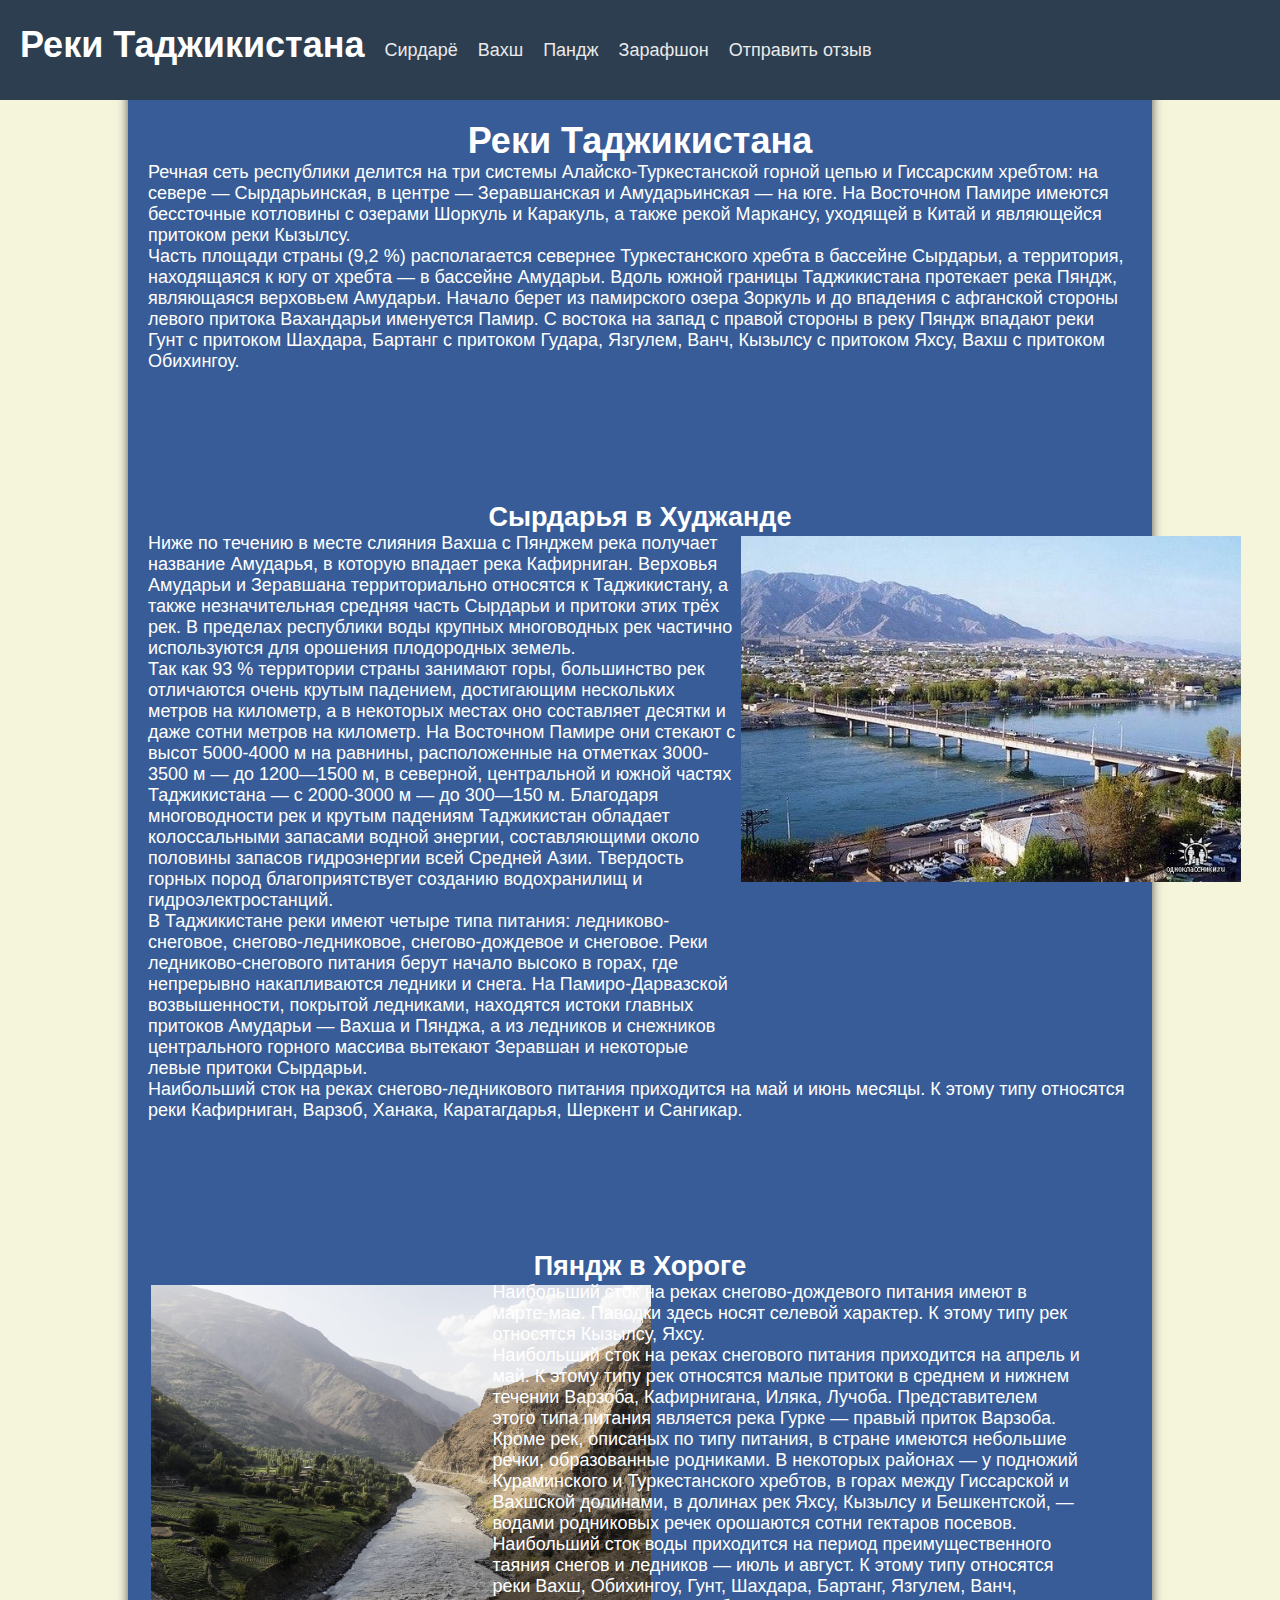
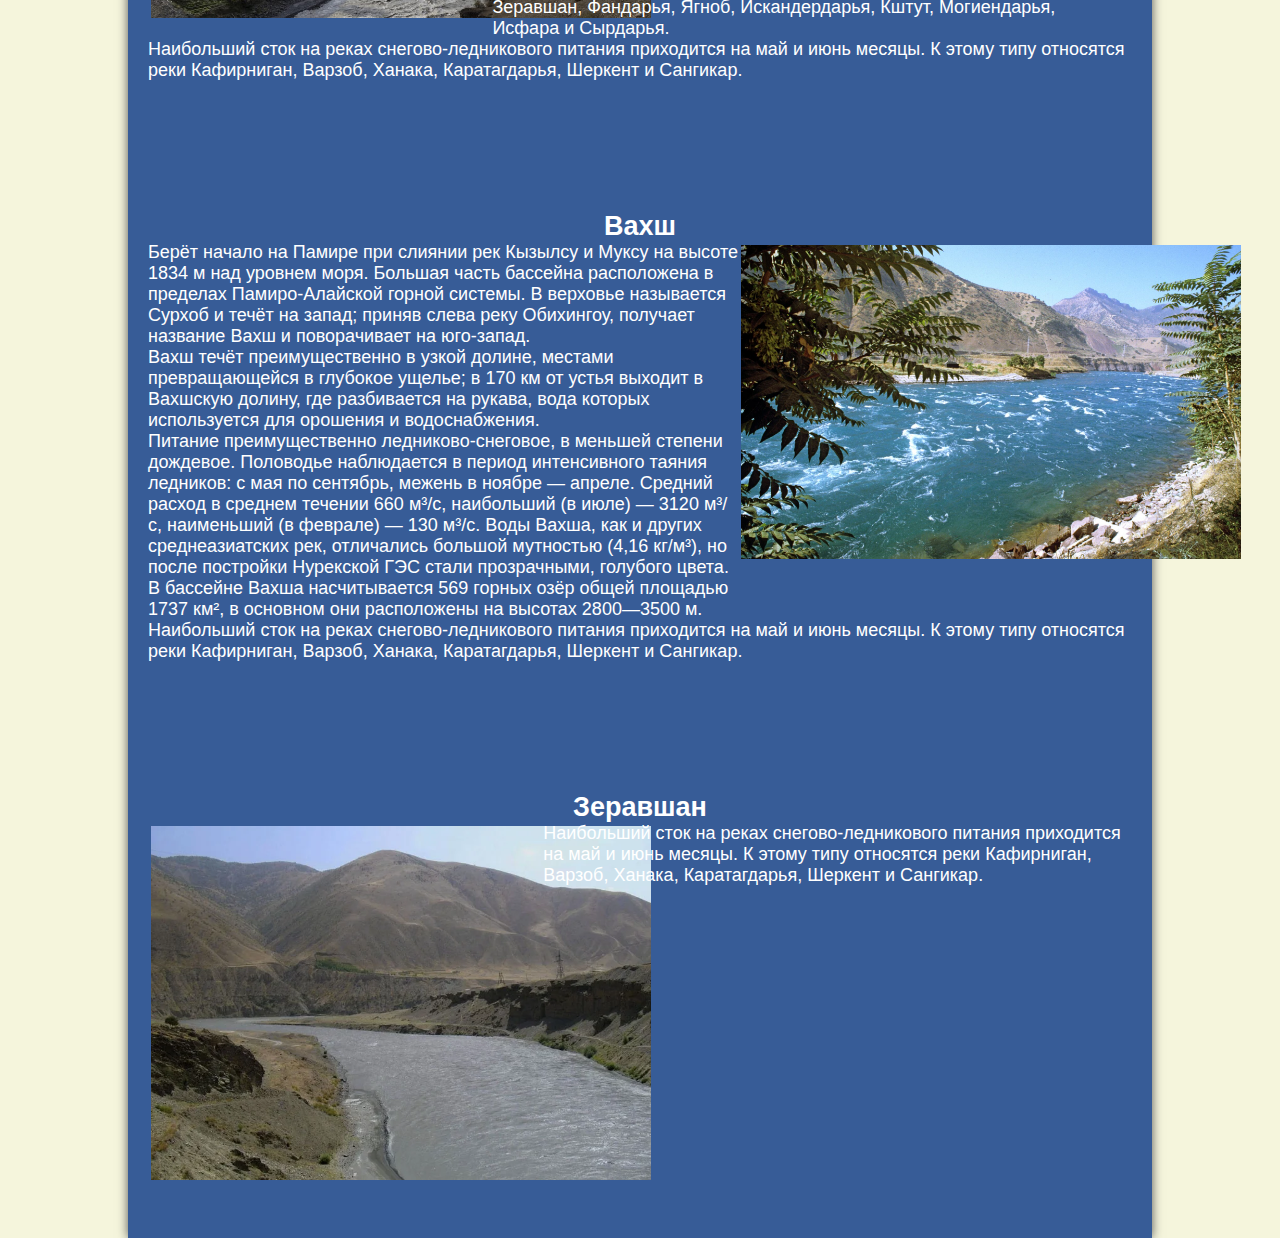
<file: Index.html>
<!DOCTYPE html>
<html lang="ru">
<head>
    <meta charset="UTF-8">
    <title>Реки Таджикистана</title>
    <link rel="stylesheet" href="css/Layout.css">
    <link rel="stylesheet" href="css/Divisions.css">
    <link rel="stylesheet" href="css/styles.css">
</head>
<body style="background: beige; padding-left: 10%;padding-right: 10%">
<div class="header">
    <h1>Реки Таджикистана</h1>
    <a class="glow-button" href="#sirdaryo">Сирдарё</a>
    <a class="glow-button" href="#Vakhsh">Вахш</a>
    <a class="glow-button" href="#Panj">Пандж</a>
    <a class="glow-button" href="#zarafshon">Зарафшон</a>
    
    <button onclick="location.href='report.html'" class="glow-button" style="background: none;border: 0;font-size: 18px">Отправить отзыв</button>
</div>
<div class="container">
    <div class="main-div">
        <h1 style="align-self: center">Реки Таджикистана</h1>
        <p>Речная сеть республики делится на три системы Алайско-Туркестанской горной цепью и Гиссарским
            хребтом: на
            севере — Сырдарьинская, в центре — Зеравшанская и Амударьинская — на юге. На Восточном Памире
            имеются
            бессточные котловины с озерами Шоркуль и Каракуль, а также рекой Маркансу, уходящей в Китай и
            являющейся
            притоком реки Кызылсу.
        </p>
        <p>
            Часть площади страны (9,2 %) располагается севернее Туркестанского хребта в бассейне Сырдарьи, а
            территория,
            находящаяся к югу от хребта — в бассейне Амударьи. Вдоль южной границы Таджикистана протекает река
            Пяндж,
            являющаяся верховьем Амударьи. Начало берет из памирского озера Зоркуль и до впадения с афганской
            стороны
            левого притока Вахандарьи именуется Памир. С востока на запад с правой стороны в реку Пяндж впадают
            реки
            Гунт с притоком Шахдара, Бартанг с притоком Гудара, Язгулем, Ванч, Кызылсу с притоком Яхсу, Вахш с
            притоком
            Обихингоу.
        </p>
    </div>
    <div class="main-div" id="sirdaryo">
        <h2 style="align-self: center">
            <a href="sirdaryo.html">Сырдарья в Худжанде</a>
        </h2>
        <div class="bigSmallContainer ">
            <div class="bigPart">
                <p>
                    Ниже по течению в месте слияния Вахша с Пянджем река получает название Амударья, в которую впадает
                    река
                    Кафирниган. Верховья Амударьи и Зеравшана территориально относятся к Таджикистану, а также
                    незначительная
                    средняя часть Сырдарьи и притоки этих трёх рек. В пределах республики воды крупных многоводных рек
                    частично
                    используются для орошения плодородных земель.
                </p>
                <p>
                    Так как 93 % территории страны занимают горы, большинство рек отличаются очень крутым падением,
                    достигающим
                    нескольких метров на километр, а в некоторых местах оно составляет десятки и даже сотни метров на
                    километр. На Восточном Памире они стекают с высот 5000-4000 м на равнины, расположенные на
                    отметках
                    3000-3500 м — до 1200—1500 м, в северной, центральной и южной частях Таджикистана — с 2000-3000 м —
                    до
                    300—150 м. Благодаря многоводности рек и крутым падениям Таджикистан обладает колоссальными запасами
                    водной
                    энергии, составляющими около половины запасов гидроэнергии всей Средней Азии. Твердость горных пород
                    благоприятствует созданию водохранилищ и гидроэлектростанций.
                </p>
                <p>

                    В Таджикистане реки имеют четыре типа питания: ледниково-снеговое, снегово-ледниковое,
                    снегово-дождевое
                    и
                    снеговое. Реки ледниково-снегового питания берут начало высоко в горах, где непрерывно накапливаются
                    ледники
                    и снега. На Памиро-Дарвазской возвышенности, покрытой ледниками, находятся истоки главных притоков
                    Амударьи
                    — Вахша и Пянджа, а из ледников и снежников центрального горного массива вытекают Зеравшан и
                    некоторые
                    левые
                    притоки Сырдарьи.
                </p>

            </div>
            <div class="smallPart">
                <img src="img/mostInToKhujand.jpg" height="418" width="604" alt="go to fuck"/>
            </div>

        </div>
        <p>
            Наибольший сток на реках снегово-ледникового питания приходится на май и июнь месяцы. К этому типу относятся
            реки Кафирниган, Варзоб, Ханака, Каратагдарья, Шеркент и Сангикар.
        </p>

    </div>
    <div class="main-div" id="Panj">
        <h2 style="align-self: center">
            <a href="panj.html">Пяндж в Хороге</a>
        </h2>
        <div class="bigSmallContainer ">
            <div class="smallPart">
                <img src="img/panj.jpg" height="616" width="924"/>
            </div>
            <div class="bigPart" style="margin-left: 5%">
                <p>
                    Наибольший сток на реках снегово-дождевого питания имеют в марте-мае. Паводки здесь носят селевой
                    характер.
                    К этому типу рек относятся Кызылсу, Яхсу.
                </p>
                <p>

                    Наибольший сток на реках снегового питания приходится на апрель и май. К этому типу рек относятся
                    малые
                    притоки в среднем и нижнем течении Варзоба, Кафирнигана, Иляка, Лучоба. Представителем этого типа
                    питания
                    является река Гурке — правый приток Варзоба.
                </p>
                <p>

                    Кроме рек, описаных по типу питания, в стране имеются небольшие речки, образованные родниками. В
                    некоторых
                    районах — у подножий Кураминского и Туркестанского хребтов, в горах между Гиссарской и Вахшской
                    долинами, в
                    долинах рек Яхсу, Кызылсу и Бешкентской, — водами родниковых речек орошаются сотни гектаров посевов.
                </p>
                <p>

                    Наибольший сток воды приходится на период преимущественного таяния снегов и ледников — июль и
                    август. К
                    этому типу относятся реки Вахш, Обихингоу, Гунт, Шахдара, Бартанг, Язгулем, Ванч, Зеравшан,
                    Фандарья, Ягноб,
                    Искандердарья, Кштут, Могиендарья, Исфара и Сырдарья.
                </p>

            </div>

        </div>
        <p>
            Наибольший сток на реках снегово-ледникового питания приходится на май и июнь месяцы. К этому типу относятся
            реки Кафирниган, Варзоб, Ханака, Каратагдарья, Шеркент и Сангикар.
        </p>

    </div>

    <div class="main-div" id="Vakhsh">
        <h2 style="align-self: center">
            <a href="vakhsh.html">Вахш</a>

        </h2>
        <div class="bigSmallContainer ">
            <div class="bigPart">
                <p>
                    Берёт начало на Памире при слиянии рек Кызылсу и Муксу на высоте 1834 м над уровнем моря. Большая
                    часть бассейна расположена в пределах Памиро-Алайской горной системы. В верховье называется Сурхоб и
                    течёт на запад; приняв слева реку Обихингоу, получает название Вахш и поворачивает на юго-запад.
                </p>
                <p>
                    Вахш течёт преимущественно в узкой долине, местами превращающейся в глубокое ущелье; в 170 км от
                    устья выходит в Вахшскую долину, где разбивается на рукава, вода которых используется для орошения и
                    водоснабжения.
                </p>
                <p>

                    Питание преимущественно ледниково-снеговое, в меньшей степени дождевое. Половодье наблюдается в
                    период интенсивного таяния ледников: с мая по сентябрь, межень в ноябре — апреле. Средний расход в
                    среднем течении 660 м³/с, наибольший (в июле) — 3120 м³/с, наименьший (в феврале) — 130 м³/с. Воды
                    Вахша, как и других среднеазиатских рек, отличались большой мутностью (4,16 кг/м³), но после
                    постройки Нурекской ГЭС стали прозрачными, голубого цвета.

                    В бассейне Вахша насчитывается 569 горных озёр общей площадью 1737 км², в основном они расположены
                    на высотах 2800—3500 м.
                </p>
            </div>

            <div class="smallPart">
                <img src="img/vakhsh.jpg" height="1207" width="1920"/>
            </div>
        </div>
        <p>
            Наибольший сток на реках снегово-ледникового питания приходится на май и июнь месяцы. К этому типу относятся
            реки Кафирниган, Варзоб, Ханака, Каратагдарья, Шеркент и Сангикар.
        </p>

    </div>


    <div class="main-div" id="zarafshon">
        <h2 style="align-self: center">
            <a href="zarafshon.html">Зеравшан</a>
        </h2>
        <div class="bigSmallContainer">
            <div class="smallPart">
                <img src="img/zarafshon.webp" height="566" width="800" alt="zarafshon"/>
            </div>
            <div class="bigPart" style="margin-left: 100px;">
                <p>
                    Наибольший сток на реках снегово-ледникового питания приходится на май и июнь месяцы. К этому типу
                    относятся
                    реки Кафирниган, Варзоб, Ханака, Каратагдарья, Шеркент и Сангикар.
                </p>
            </div>
        </div>
    </div>
</div>
</body>
</html>
</file>
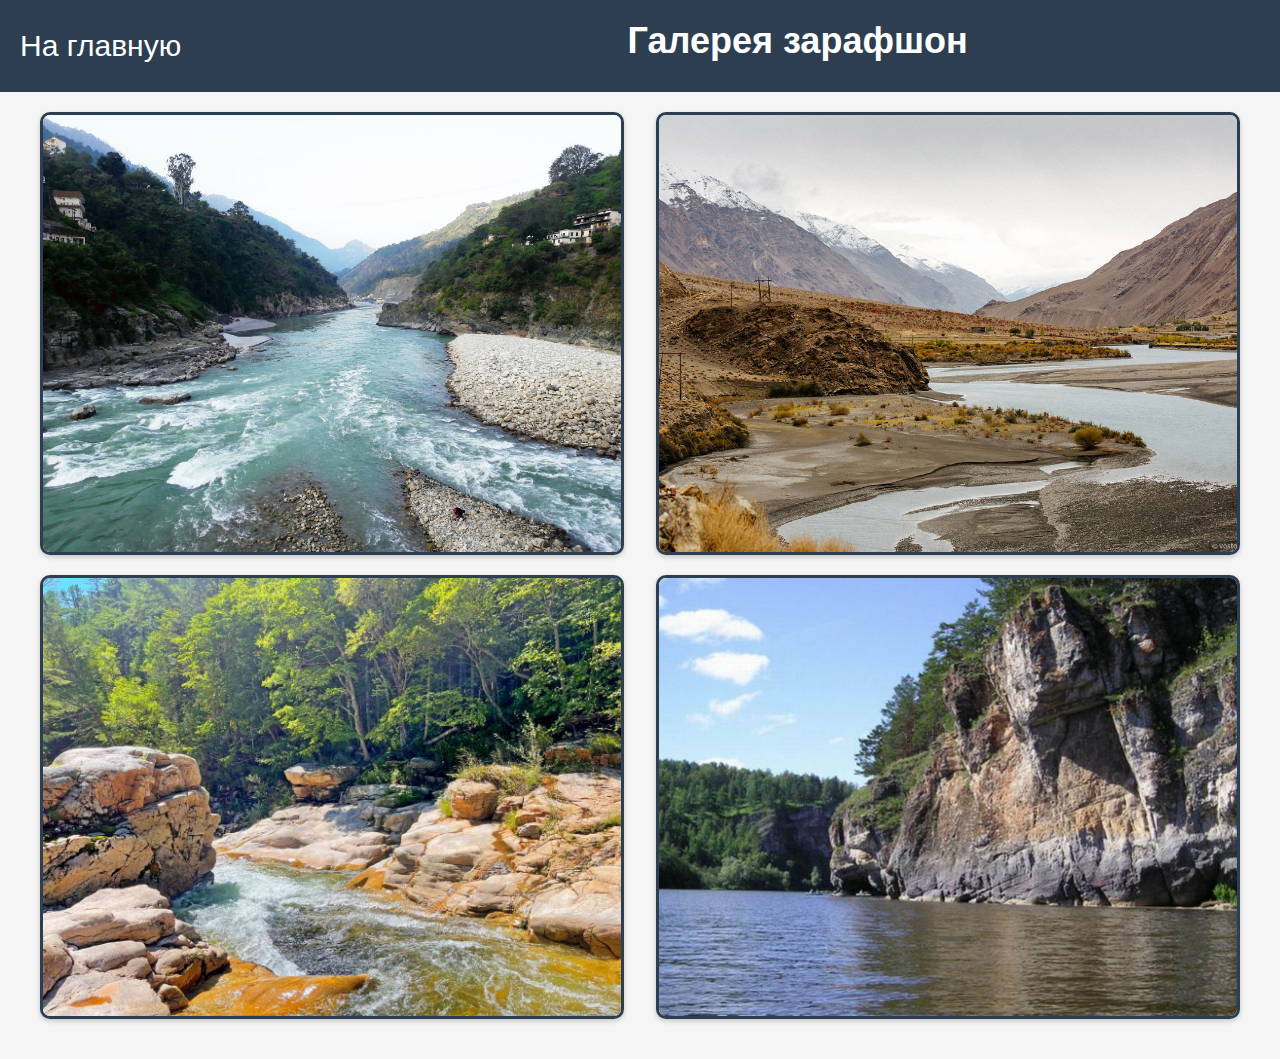
<file: panj.html>
<!DOCTYPE html>
<html lang="ru">
<head>
    <meta charset="UTF-8">
    <link rel="stylesheet" href="css/styles.css">
    <title>Зарафшон</title>
</head>
<body>
<header class="header">
    <a class="hoverNoneA" href="Index.html">На главную</a>
    <h1>Галерея зарафшон</h1>
</header>
<div class="content">
    <div class="content__item">
        <img src="img/panj/1.jpg" alt="">
    </div>
    <div class="content__item">
        <img src="img/panj/2.jpeg" alt="">
    </div>
    <div class="content__item">
        <img src="img/panj/3.jpg" alt="">
    </div>
    <div class="content__item">
        <img src="img/panj/4.jpg" alt="">
    </div>


</div>
</body>
</html>
</file>
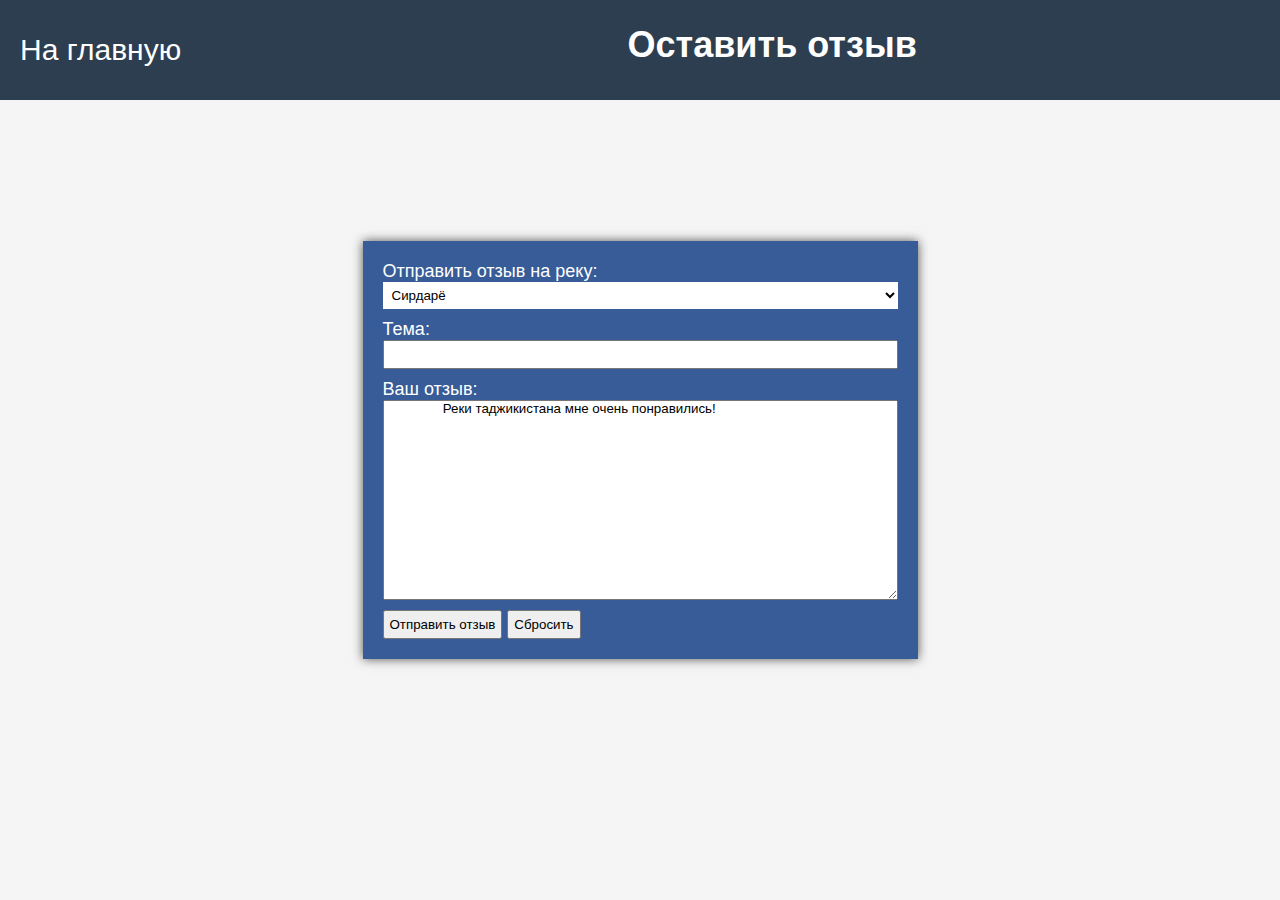
<file: report.html>
<!doctype html>
<html lang="ru">
<head>
    <meta charset="UTF-8">
    <meta name="viewport"
          content="width=device-width, user-scalable=no, initial-scale=1.0, maximum-scale=1.0, minimum-scale=1.0">
    <meta http-equiv="X-UA-Compatible" content="ie=edge">
    <title>Отправить отзыв</title>
    <link rel="stylesheet" href="css/Layout.css">
    <link rel="stylesheet" href="css/styles.css">
    <link rel="stylesheet" href="css/Divisions.css">
</head>
<body>
<header class="header">
    <a class="hoverNoneA" href="Index.html">На главную</a>
    <h1>Оставить отзыв</h1>
</header>
<form action="#">
    <div class="container-grid">
        <div class="pair">
            <label for="seaName">Отправить отзыв на реку:</label>
            <select name="seaName" id="seaName" class="select">
                <option value="sir">Сирдарё</option>
                <option value="panj">Панч</option>
                <option value="zarafshon">Зарафшон</option>
            </select>
        </div>
        <div class="pair">
            <label for="theme">Тема:</label>
            <input type="text" id="theme" name="theme">
        </div>
        <div class="pair">
            <label for="content">Ваш отзыв:</label>
            <textarea id="content" name="theme" class="textarea">
                Реки таджикистана мне очень понравились!
            </textarea>
        </div>
        <div class="pair-horizontal">
            <input type="submit" value="Отправить отзыв">
            <input type="reset" value="Сбросить" class="reset">
        </div>
    </div>
</form>
</body>
</html>
</file>
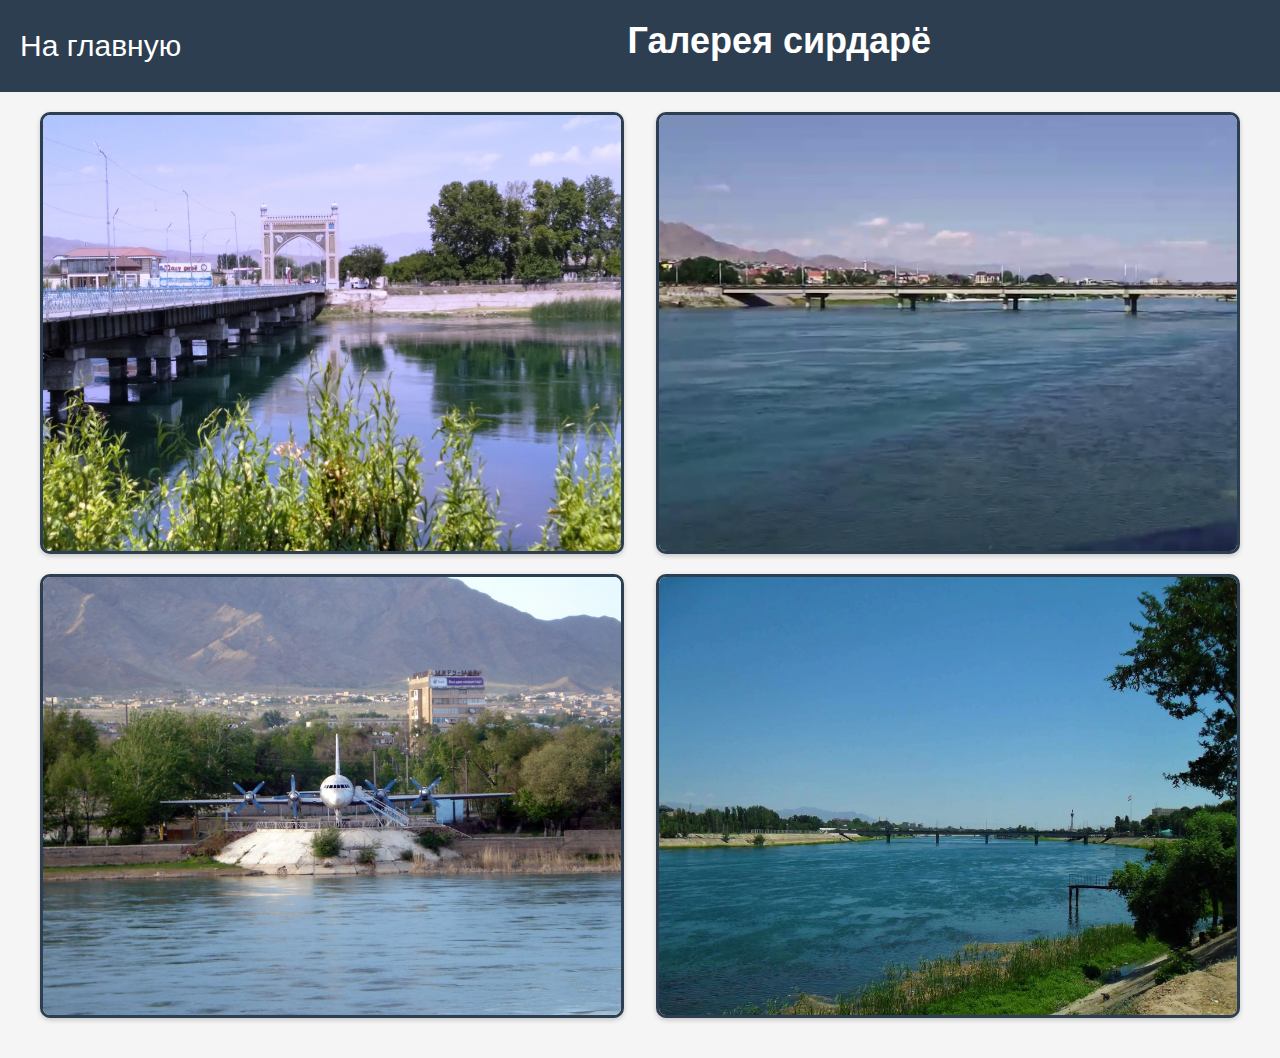
<file: sirdaryo.html>
<!DOCTYPE html>
<html lang="ru">
<head>
    <meta charset="UTF-8">
    <link rel="stylesheet" href="css/styles.css">
    <title>Сирдарё</title>
</head>
<body>
<header class="header">
    <a class="hoverNoneA" href="Index.html">На главную</a>
    <h1>Галерея сирдарё</h1>
</header>
<div class="content">
    <div class="content__item">
        <img src="img/sirdaryo/1.jpg" alt="">
    </div>
    <div class="content__item">
        <img src="img/sirdaryo/2.jpg" alt="">
    </div>
    <div class="content__item">
        <img src="img/sirdaryo/3.jpg" alt="">
    </div>
    <div class="content__item">
        <img src="img/sirdaryo/3.webp" alt="">
    </div>

</div>
</body>
</html>
</file>
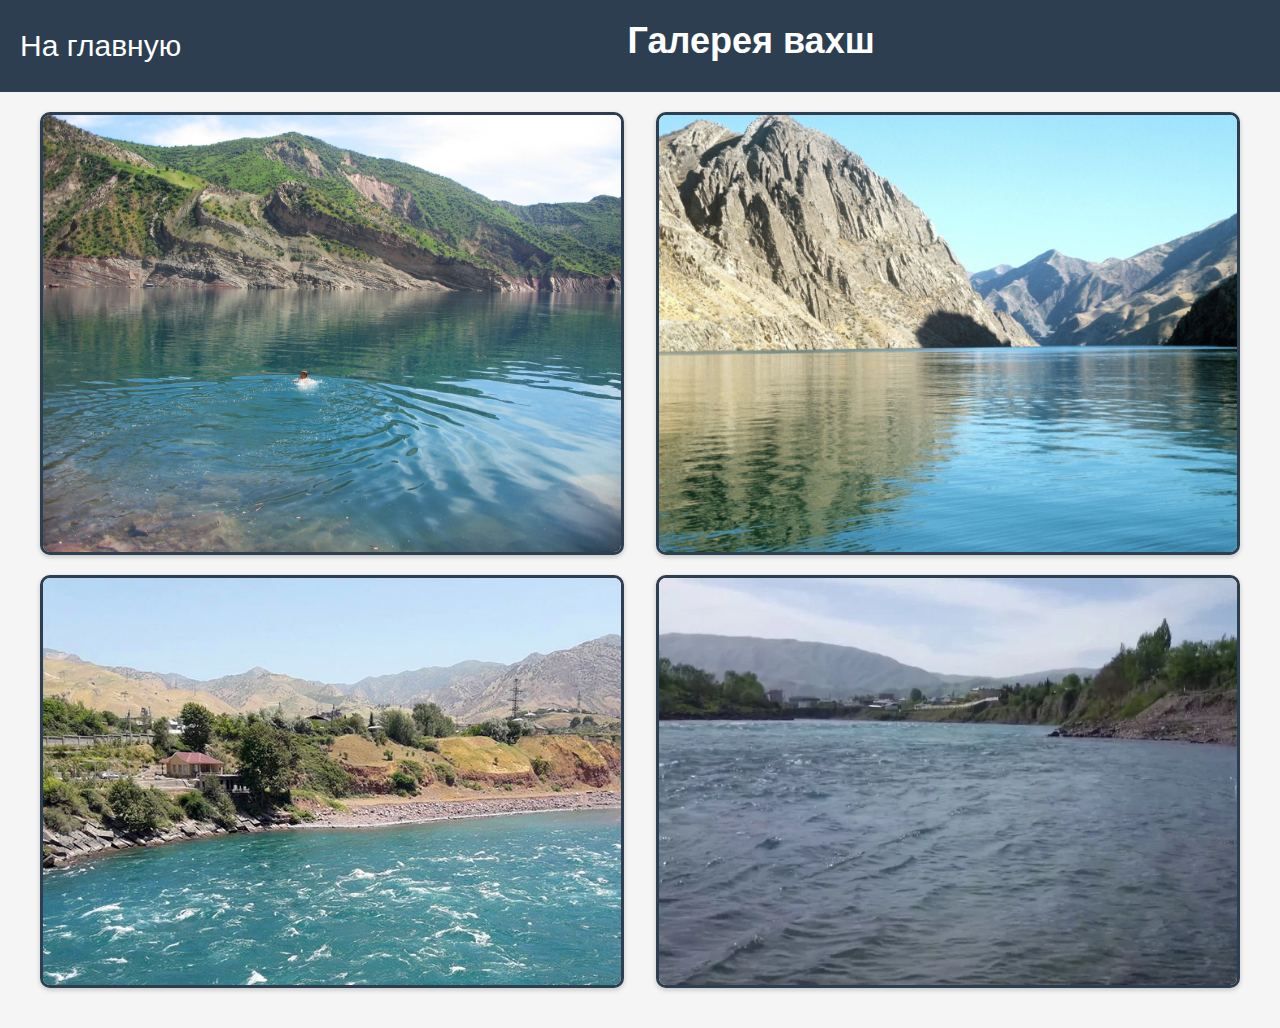
<file: vakhsh.html>
<!DOCTYPE html>
<html lang="ru">
<head>
    <meta charset="UTF-8">
    <link rel="stylesheet" href="css/styles.css">
    <title>Сирдарё</title>
</head>
<body>
<header class="header">
    <a class="hoverNoneA" href="Index.html">На главную</a>
    <h1>Галерея вахш</h1>
</header>
<div class="content">
    <div class="content__item">
        <img src="img/vakhsh/1.jpg" alt="">
    </div>
    <div class="content__item">
        <img src="img/vakhsh/2.jpg" alt="">
    </div>
    <div class="content__item">
        <img src="img/vakhsh/3.jpeg" alt="">
    </div>
    <div class="content__item">
        <img src="img/vakhsh/4.webp" alt="">
    </div>

</div>
</body>
</html>
</file>
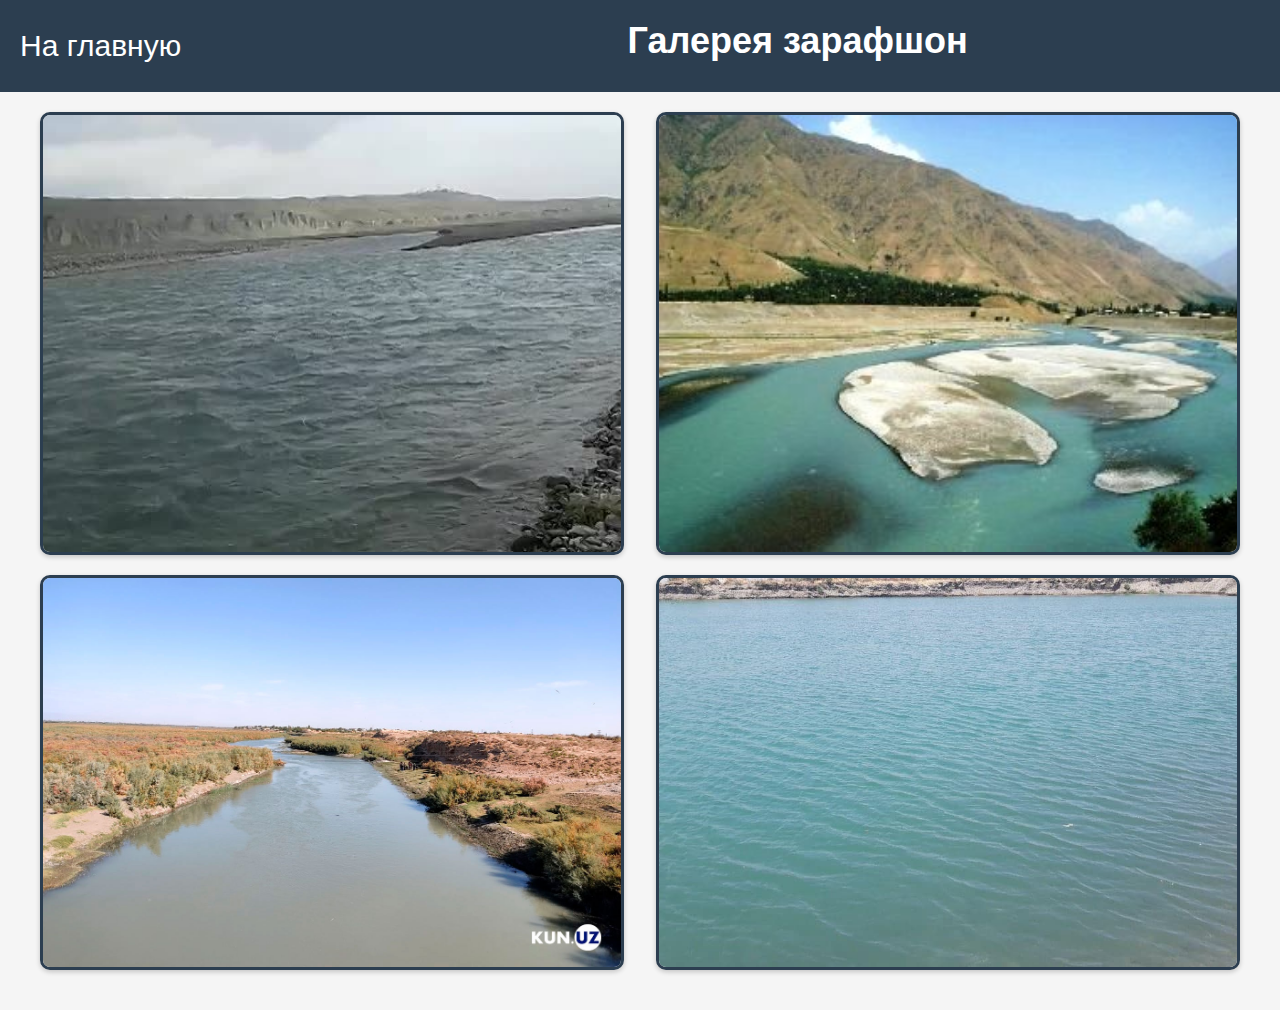
<file: zarafshon.html>
<!DOCTYPE html>
<html lang="ru">
<head>
    <meta charset="UTF-8">
    <link rel="stylesheet" href="css/styles.css">
    <title>Зарафшон</title>
</head>
<body>
<header class="header">
    <a class="hoverNoneA" href="Index.html">На главную</a>
    <h1>Галерея зарафшон</h1>
</header>
<div class="content">
    <div class="content__item">
        <img src="img/zarafshon/1.jpg" alt="">
    </div>
    <div class="content__item">
        <img src="img/zarafshon/2.jpg" alt="">
    </div>
    <div class="content__item">
        <img src="img/zarafshon/3.jpg" alt="">
    </div>
    <div class="content__item">
        <img src="img/zarafshon/4.jpg" alt="">
    </div>


</div>
</body>
</html>
</file>
<file: css/Layout.css>
html {
    box-sizing: border-box;
    -webkit-font-smoothing: antialiased;
}


body {
    color: white;
    min-height: 100vh;
    display: flex;
    font-family: 'Inter', Arial, serif;
    justify-content: center;
    align-items: center;
    font-size: 18px;
}
.header {
    display: flex;
    flex-direction: row;
    justify-content: flex-start;
    align-items: center;
    position: fixed;
    color: #eaeaea;
    top: 0;
    left: 0;
    width: 100%;
    background-color: #4a4a4a;
    padding: 10px;
    z-index: 999;
    height: 100px;
}

.container {
    padding: 20px;
    box-shadow: 0 0 10px #535353;
    background-color: #375c97;
    display: flex;
    flex-direction: column;
    flex: 100%;
    width: 100%;
    height: 100%;
}
</file>
<file: css/Divisions.css>
.main-div {
    padding-top: 100px;
    display: flex;
    flex-direction: column;
    flex: 100%;
    width: 100%;
    height: 100%;
    margin-bottom: 30px;
}

img {
    max-width: 500px;
    height: auto;
}

.bigSmallContainer {
    display: flex;
    flex-direction: row;
    flex: 100%;
    width: 100%;
    height: 100%;
}

.bigPart {
    width: 60%;
}

.smallPart {
    width: 30%;
}

.smallPart .bigPart {
    margin: 1%;
}

img {
    margin: 1%
}
@media only screen and (max-width: 1200px) { /* примерная ширина для медиа-запроса, можно изменить */
    .bigSmallContainer {
        flex-direction: column; /* изменено на ряд для больших экранов */
        justify-content:center;
        align-items:center;
    }

    .smallPart .bigPart {
        margin: 1%;
    }
    .bigPart .smallPart {
	text-align:center; 	
    }

    img {
        margin: 1%;
    }
    .bigPart, .smallPart{
    justify-content:center;
        align-items:center;
    	width:98%;
    	text-align:center;
    
    }
}

.container-grid{
    gap: 10px;
    display: grid;
    padding: 20px;
    box-shadow: 0 0 10px #535353;
    background-color: #375c97;
}

.report-button{
    justify-self: end;
    
}
</file>
<file: css/styles.css>
.glow-button {
    margin-left: 20px;
    color: #eaeaea;
}

.glow-button:hover {
    margin-bottom: 10px;
    font-size: 20px;
}

* {
    margin: 0;
    padding: 0;
    box-sizing: border-box;
    font-family: Arial, sans-serif;
}

body {
    background-color: #f5f5f5;
}

/* Шапка */
.header {
    display: flex;
    flex: 100%;
    width: 100%;
    align-items: center;
    background-color: #2c3e50;
    color: #fff;
    padding: 20px;
    text-align: center;
}

.header h1 {
    font-size: 36px;
    margin-bottom: 10px;
}

.header p {
    font-size: 18px;
}

/* Основной контент */
.content {
    max-width: 1200px;
    margin: 20px auto;
    display: flex;
    flex-wrap: wrap;
    justify-content: space-between;

}

a {
    color: white;
}

A:link {
    text-decoration: none;
}

A:visited {
    text-decoration: none;
}

A:active {
    text-decoration: none;
}

A:hover {
    font-size: 30px;
    text-decoration: none;
}

.hoverNoneA {
    font-size: 30px;
    text-decoration: none;
    margin-right: 36%
}

.content__item {
    border: 3px solid #2c3e50;
    width: calc(50.33% - 20px);
    margin-bottom: 20px;
    background-color: #fff;
    border-radius: 10px;
    overflow: hidden;
    box-shadow: 0 2px 5px rgba(0, 0, 0, 0.2);
}

.content__item img {
    width: 100%;
    height: 100%;
    object-fit: cover;
}


@media screen and (max-width: 768px) {
    .content__item {
        width: calc(100% - 20px);
    }
}

@media screen and (max-width: 480px) {
    .content__item {
        width: 100%;
    }
}


.pair {
    display: grid;
}

.select {
    padding: 5px;
    border: 0;
    background: white;
}

input {
    padding: 5px;
}

.form {
    width: 100%;
    height: 100%;
}

.textarea {
    width: 515px;
    height: 200px;
}
</file>
